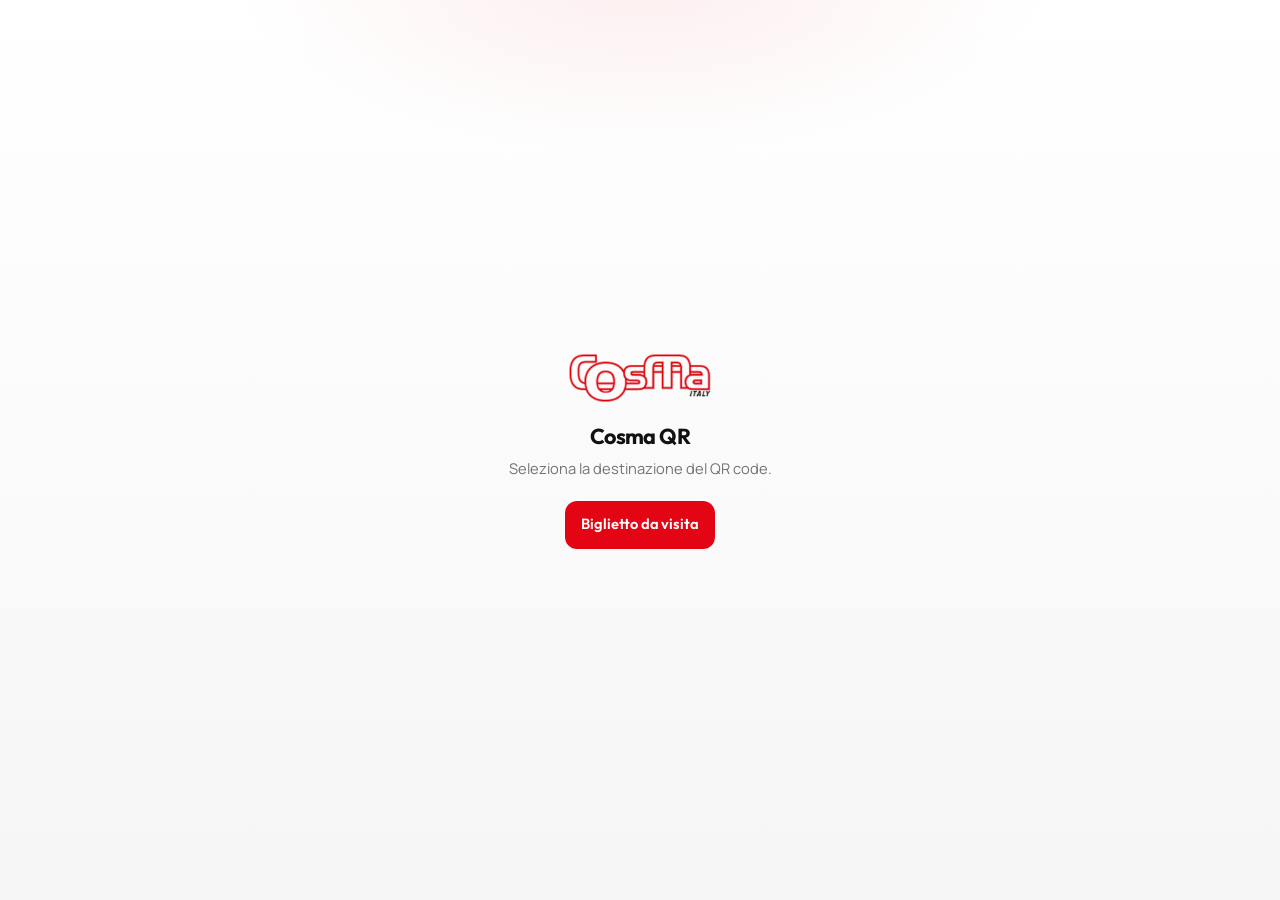
<file: index.html>
<!DOCTYPE html>
<html lang="it">
<head>
  <meta charset="UTF-8">
  <meta name="viewport" content="width=device-width, initial-scale=1.0">
  <title>Cosma QR</title>
  <meta name="description" content="Landing page QR Cosma Srl.">
  <meta name="theme-color" content="#ffffff">
  <link rel="icon" type="image/png" href="./assets/img/favicon.png">
  <link rel="preconnect" href="https://fonts.googleapis.com">
  <link rel="preconnect" href="https://fonts.gstatic.com" crossorigin>
  <link href="https://fonts.googleapis.com/css2?family=Manrope:wght@500;600;700;800&family=Outfit:wght@500;600;700&display=swap" rel="stylesheet">
  <link rel="stylesheet" href="./assets/css/styles.css">
</head>
<body>
  <main class="hub">
    <div class="hub__card">
      <img class="top__logo" src="./assets/img/cosma-logo.png?v=3" width="148" height="54" alt="Cosma Italy">
      <h1>Cosma QR</h1>
      <p>Seleziona la destinazione del QR code.</p>
      <ul class="hub__list">
        <li>
          <a class="btn btn--fill" href="./contacts/biglietto-visita/">Biglietto da visita</a>
        </li>
      </ul>
    </div>
  </main>
</body>
</html>
</file>
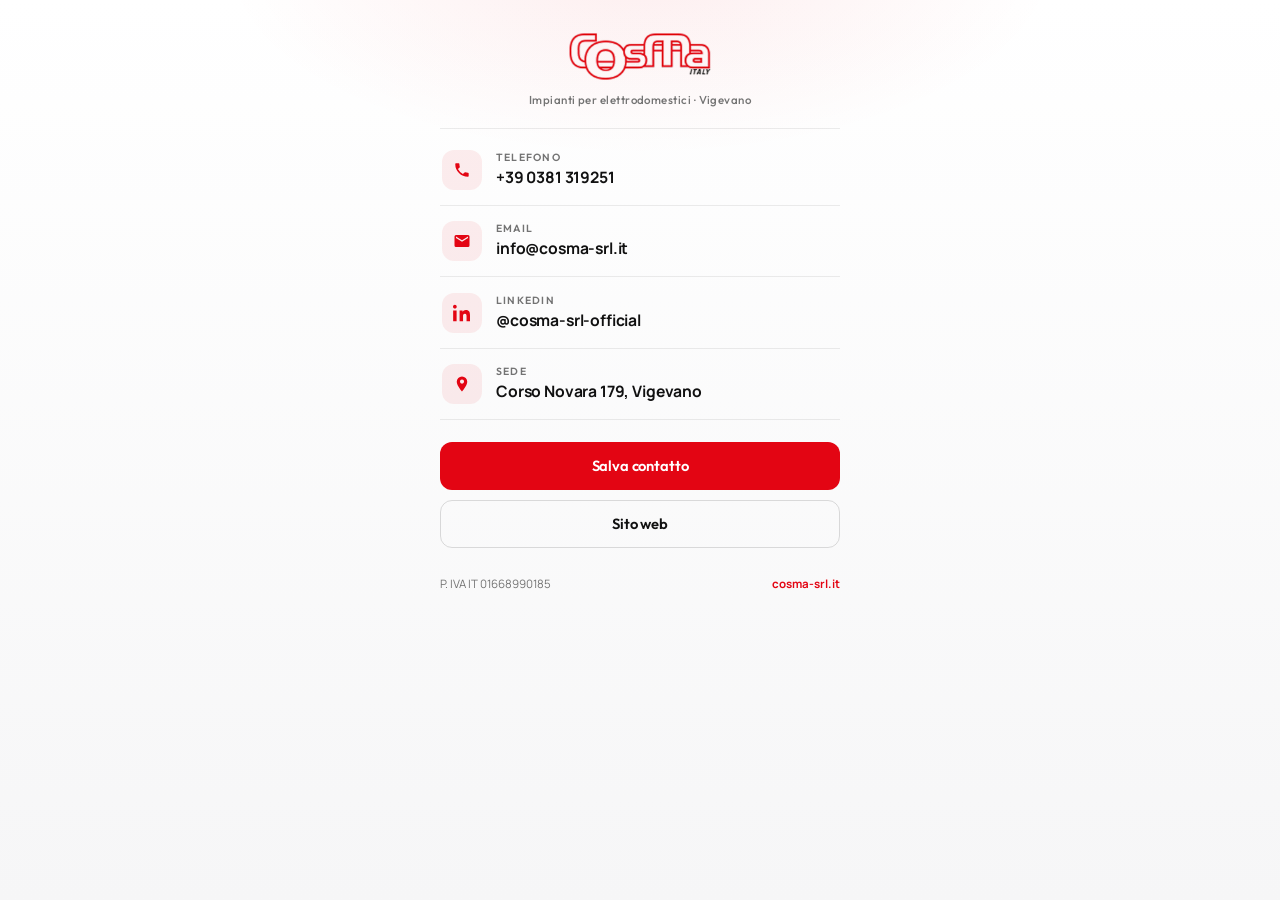
<file: contacts/biglietto-visita/index.html>
<!DOCTYPE html>
<html lang="it">
<head>
  <meta charset="UTF-8">
  <meta name="viewport" content="width=device-width, initial-scale=1.0">
  <title>Contatti — Cosma Italy</title>
  <meta name="description" content="Contatti Cosma Srl: telefono, email, LinkedIn e sito web.">
  <meta name="theme-color" content="#ffffff">
  <link rel="icon" type="image/png" href="../../assets/img/favicon.png">
  <link rel="preconnect" href="https://fonts.googleapis.com">
  <link rel="preconnect" href="https://fonts.gstatic.com" crossorigin>
  <link href="https://fonts.googleapis.com/css2?family=Manrope:wght@500;600;700;800&family=Outfit:wght@500;600;700&display=swap" rel="stylesheet">
  <link rel="stylesheet" href="../../assets/css/styles.css">
</head>
<body>
  <div class="frame">
    <header class="top">
      <img
        class="top__logo"
        src="../../assets/img/cosma-logo.png?v=3"
        width="168"
        height="61"
        alt="Cosma Italy"
      >
      <p class="top__tag">Impianti per elettrodomestici · Vigevano</p>
    </header>

    <main>
      <section class="list" aria-label="Contatti">
        <a class="row" href="tel:+390381319251">
          <span class="row__icon" aria-hidden="true">
            <svg viewBox="0 0 24 24"><path d="M6.6 10.8a15.1 15.1 0 006.6 6.6l2.2-2.2a1 1 0 011-.24c1.1.36 2.28.55 3.5.55a1 1 0 011 1V20a1 1 0 01-1 1A17 17 0 013 4a1 1 0 011-1h3.5a1 1 0 011 1c0 1.22.19 2.4.55 3.5a1 1 0 01-.25 1l-2.2 2.3z"/></svg>
          </span>
          <span class="row__body">
            <span class="row__kicker">Telefono</span>
            <span class="row__value">+39 0381 319251</span>
          </span>
        </a>

        <a class="row" href="mailto:info@cosma-srl.it">
          <span class="row__icon" aria-hidden="true">
            <svg viewBox="0 0 24 24"><path d="M20 4H4a2 2 0 00-2 2v12a2 2 0 002 2h16a2 2 0 002-2V6a2 2 0 00-2-2zm0 4l-8 5L4 8V6l8 5 8-5v2z"/></svg>
          </span>
          <span class="row__body">
            <span class="row__kicker">Email</span>
            <span class="row__value">info@cosma-srl.it</span>
          </span>
        </a>

        <a class="row" href="https://www.linkedin.com/company/cosma-srl-official" target="_blank" rel="noopener noreferrer">
          <span class="row__icon" aria-hidden="true">
            <svg viewBox="0 0 24 24"><path d="M4.98 3.5C4.98 4.88 3.86 6 2.5 6S.02 4.88.02 3.5 1.14 1 2.5 1s2.48 1.12 2.48 2.5zM.2 8.5h4.6V23H.2V8.5zM8.34 8.5h4.4v1.98h.06c.61-1.16 2.11-2.38 4.35-2.38 4.65 0 5.51 3.06 5.51 7.04V23h-4.6v-6.5c0-1.55-.03-3.54-2.16-3.54-2.16 0-2.49 1.69-2.49 3.43V23h-4.6V8.5z"/></svg>
          </span>
          <span class="row__body">
            <span class="row__kicker">LinkedIn</span>
            <span class="row__value">@cosma-srl-official</span>
          </span>
        </a>

        <a class="row" href="https://www.google.com/maps/search/?api=1&query=Corso+Novara+179+Vigevano+PV" target="_blank" rel="noopener noreferrer">
          <span class="row__icon" aria-hidden="true">
            <svg viewBox="0 0 24 24"><path d="M12 2a7 7 0 00-7 7c0 5.25 7 13 7 13s7-7.75 7-13a7 7 0 00-7-7zm0 9.5A2.5 2.5 0 1112 6a2.5 2.5 0 010 5.5z"/></svg>
          </span>
          <span class="row__body">
            <span class="row__kicker">Sede</span>
            <span class="row__value">Corso Novara 179, Vigevano</span>
          </span>
        </a>
      </section>

      <div class="actions">
        <a class="btn btn--fill" href="./cosma.vcf" download="Cosma-Srl.vcf">Salva contatto</a>
        <a class="btn btn--line" href="https://www.cosma-srl.it/" target="_blank" rel="noopener noreferrer">Sito web</a>
      </div>
    </main>

    <footer class="foot">
      <span>P. IVA IT 01668990185</span>
      <a href="https://www.cosma-srl.it/">cosma-srl.it</a>
    </footer>
  </div>
</body>
</html>
</file>
<file: assets/css/styles.css>
:root {
  --red: #e30513;
  --red-deep: #c10410;
  --ink: #111111;
  --mute: #737373;
  --line: rgba(17, 17, 17, 0.08);
  --wash: #f6f6f7;
  --white: #ffffff;
  --max: 400px;
}

*,
*::before,
*::after {
  box-sizing: border-box;
}

html {
  -webkit-text-size-adjust: 100%;
}

body {
  margin: 0;
  min-height: 100dvh;
  font-family: "Manrope", system-ui, sans-serif;
  color: var(--ink);
  background:
    radial-gradient(600px 280px at 50% -40px, rgba(227, 5, 19, 0.07), transparent 70%),
    linear-gradient(180deg, #ffffff 0%, var(--wash) 100%);
  line-height: 1.4;
}

img {
  display: block;
  max-width: 100%;
}

a {
  color: inherit;
  text-decoration: none;
}

.frame {
  width: min(100% - 2rem, var(--max));
  margin: 0 auto;
  padding: 1.5rem 0 2rem;
  animation: enter 0.55s ease both;
}

/* Compact brand header */
.top {
  display: grid;
  justify-items: center;
  gap: 0.55rem;
  padding: 0.35rem 0 1.25rem;
  border-bottom: 1px solid var(--line);
}

.top__logo {
  width: 148px;
  height: auto;
  mix-blend-mode: multiply;
  animation: rise 0.6s cubic-bezier(0.22, 1, 0.36, 1) both;
}

.top__tag {
  margin: 0;
  font-family: "Outfit", sans-serif;
  font-size: 0.72rem;
  font-weight: 500;
  letter-spacing: 0.04em;
  color: var(--mute);
  text-align: center;
  animation: rise 0.7s cubic-bezier(0.22, 1, 0.36, 1) 0.05s both;
}

/* Contact rows — interactive, not decorative cards */
.list {
  margin-top: 0.35rem;
  display: grid;
}

.row {
  display: grid;
  grid-template-columns: 40px 1fr;
  align-items: center;
  gap: 0.85rem;
  padding: 0.95rem 0.15rem;
  border-bottom: 1px solid var(--line);
  transition: background 0.2s ease, padding 0.2s ease;
}

.row:active {
  background: rgba(227, 5, 19, 0.03);
}

.row__icon {
  width: 40px;
  height: 40px;
  border-radius: 12px;
  display: grid;
  place-items: center;
  background: rgba(227, 5, 19, 0.07);
  color: var(--red);
}

.row__icon svg {
  width: 18px;
  height: 18px;
  fill: currentColor;
}

.row__body {
  min-width: 0;
  display: grid;
  gap: 0.1rem;
}

.row__kicker {
  font-family: "Outfit", sans-serif;
  font-size: 0.65rem;
  font-weight: 600;
  letter-spacing: 0.12em;
  text-transform: uppercase;
  color: var(--mute);
}

.row__value {
  font-size: 0.98rem;
  font-weight: 700;
  letter-spacing: -0.01em;
  color: var(--ink);
  word-break: break-word;
}

.actions {
  margin-top: 1.35rem;
  display: grid;
  gap: 0.65rem;
  animation: rise 0.75s cubic-bezier(0.22, 1, 0.36, 1) 0.1s both;
}

.btn {
  display: inline-flex;
  align-items: center;
  justify-content: center;
  min-height: 48px;
  padding: 0.8rem 1rem;
  border-radius: 12px;
  font-family: "Outfit", sans-serif;
  font-size: 0.92rem;
  font-weight: 600;
  letter-spacing: -0.01em;
  transition: transform 0.18s ease, background 0.18s ease, color 0.18s ease, border-color 0.18s ease;
}

.btn--fill {
  background: var(--red);
  color: #fff;
}

.btn--fill:hover,
.btn--fill:focus-visible {
  background: var(--red-deep);
  transform: translateY(-1px);
  outline: none;
}

.btn--line {
  background: transparent;
  color: var(--ink);
  border: 1px solid rgba(17, 17, 17, 0.14);
}

.btn--line:hover,
.btn--line:focus-visible {
  border-color: var(--red);
  color: var(--red);
  outline: none;
}

.foot {
  margin-top: 1.75rem;
  display: flex;
  justify-content: space-between;
  gap: 1rem;
  align-items: center;
  font-size: 0.72rem;
  color: var(--mute);
}

.foot a {
  color: var(--red);
  font-weight: 700;
}

/* Hub */
.hub {
  min-height: 100dvh;
  display: grid;
  place-items: center;
  padding: 2rem 1rem;
}

.hub__card {
  width: min(100%, 380px);
  text-align: center;
}

.hub__card .top__logo {
  margin: 0 auto 1rem;
}

.hub__card h1 {
  margin: 0 0 0.4rem;
  font-family: "Outfit", sans-serif;
  font-size: 1.35rem;
  font-weight: 700;
  letter-spacing: -0.03em;
}

.hub__card p {
  margin: 0 0 1.4rem;
  color: var(--mute);
  font-size: 0.92rem;
}

.hub__list {
  list-style: none;
  margin: 0;
  padding: 0;
  display: grid;
  gap: 0.65rem;
}

@keyframes enter {
  from { opacity: 0; }
  to { opacity: 1; }
}

@keyframes rise {
  from {
    opacity: 0;
    transform: translateY(10px);
  }
  to {
    opacity: 1;
    transform: translateY(0);
  }
}

@media (prefers-reduced-motion: reduce) {
  *,
  *::before,
  *::after {
    animation: none !important;
    transition: none !important;
  }
}
</file>
